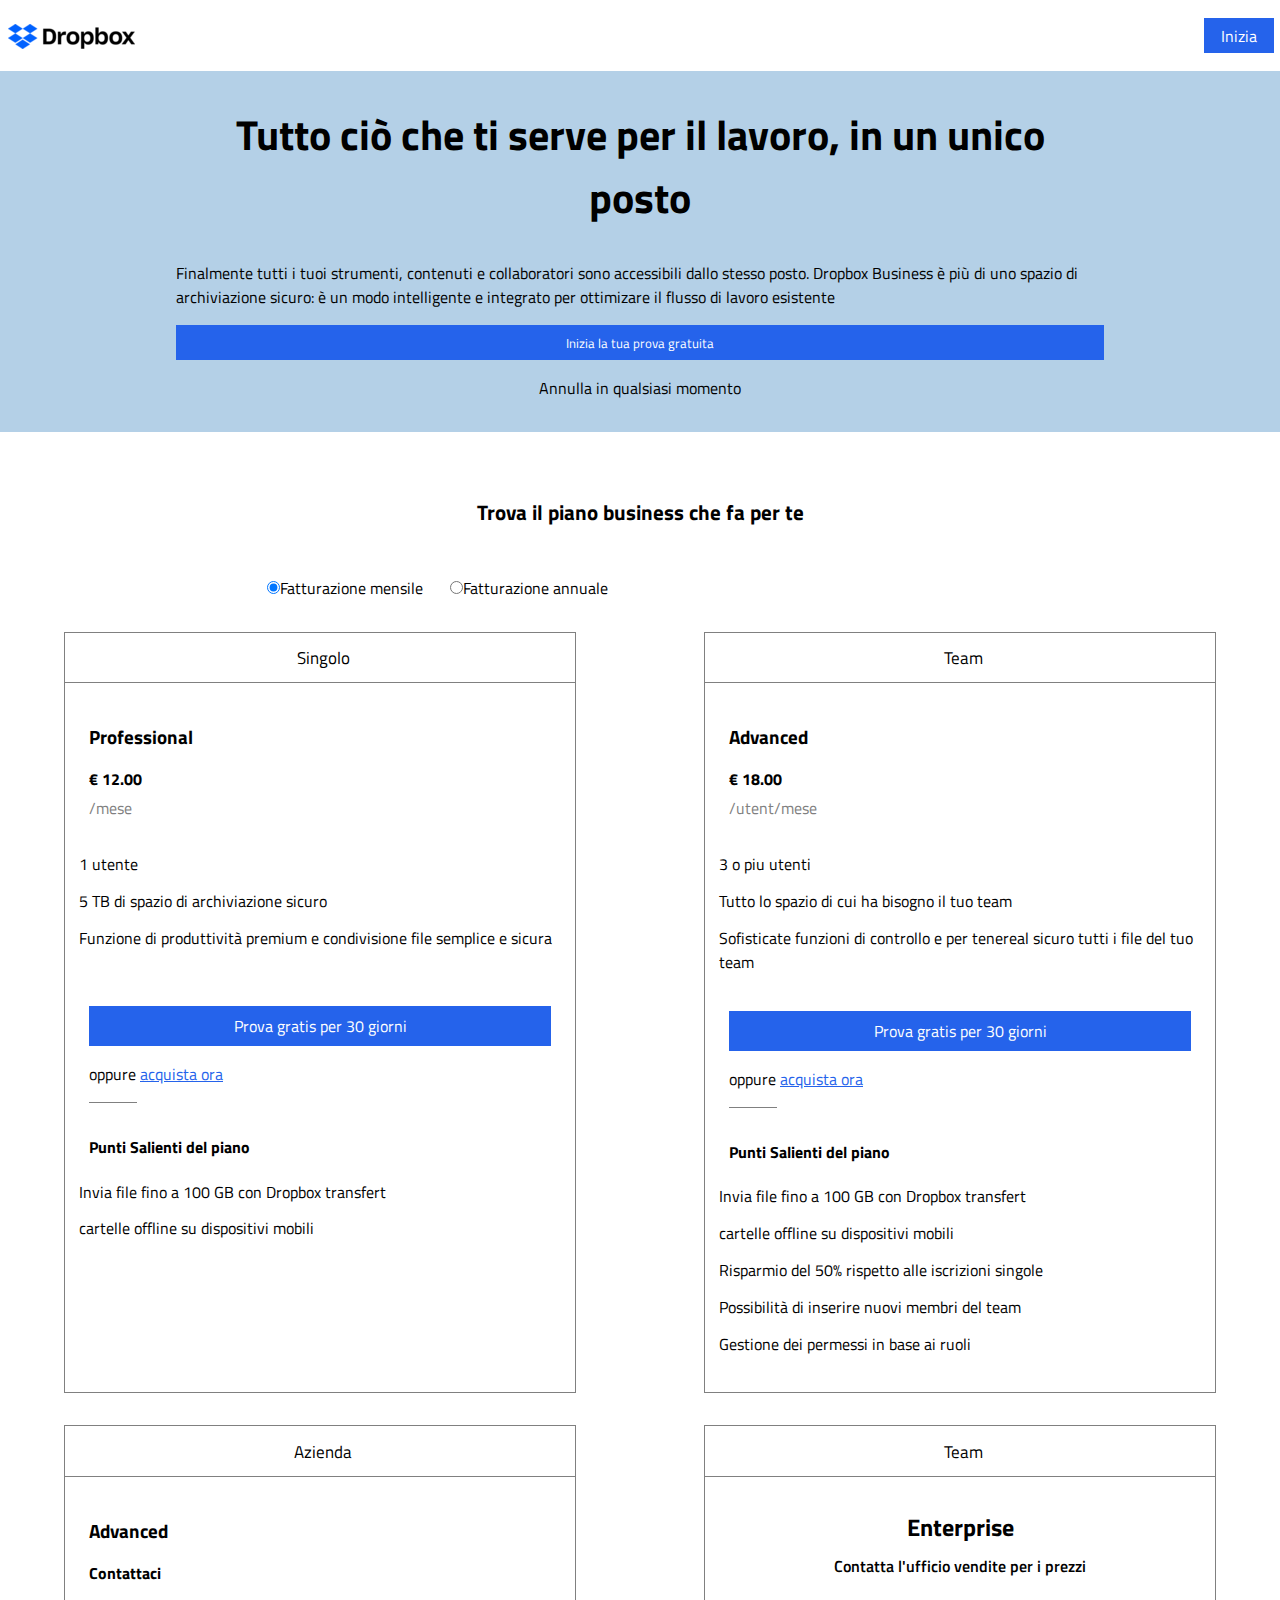
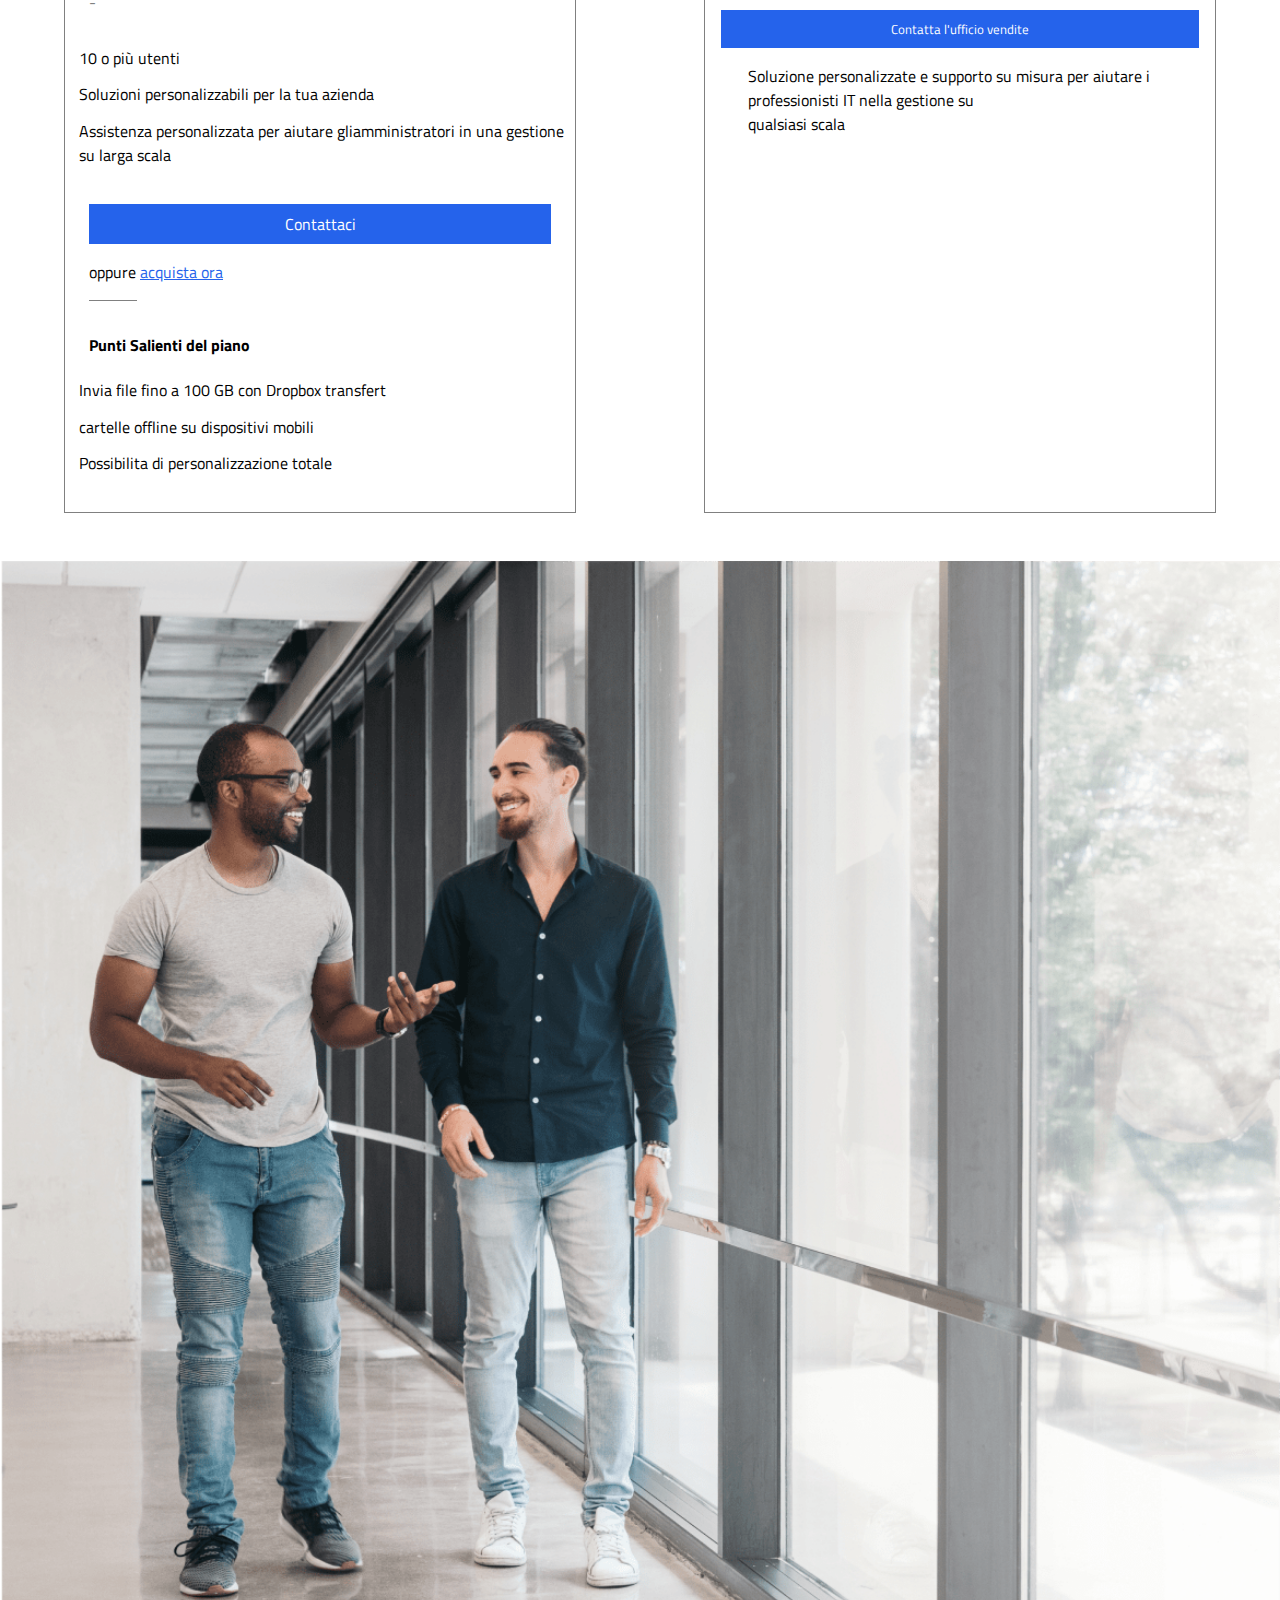
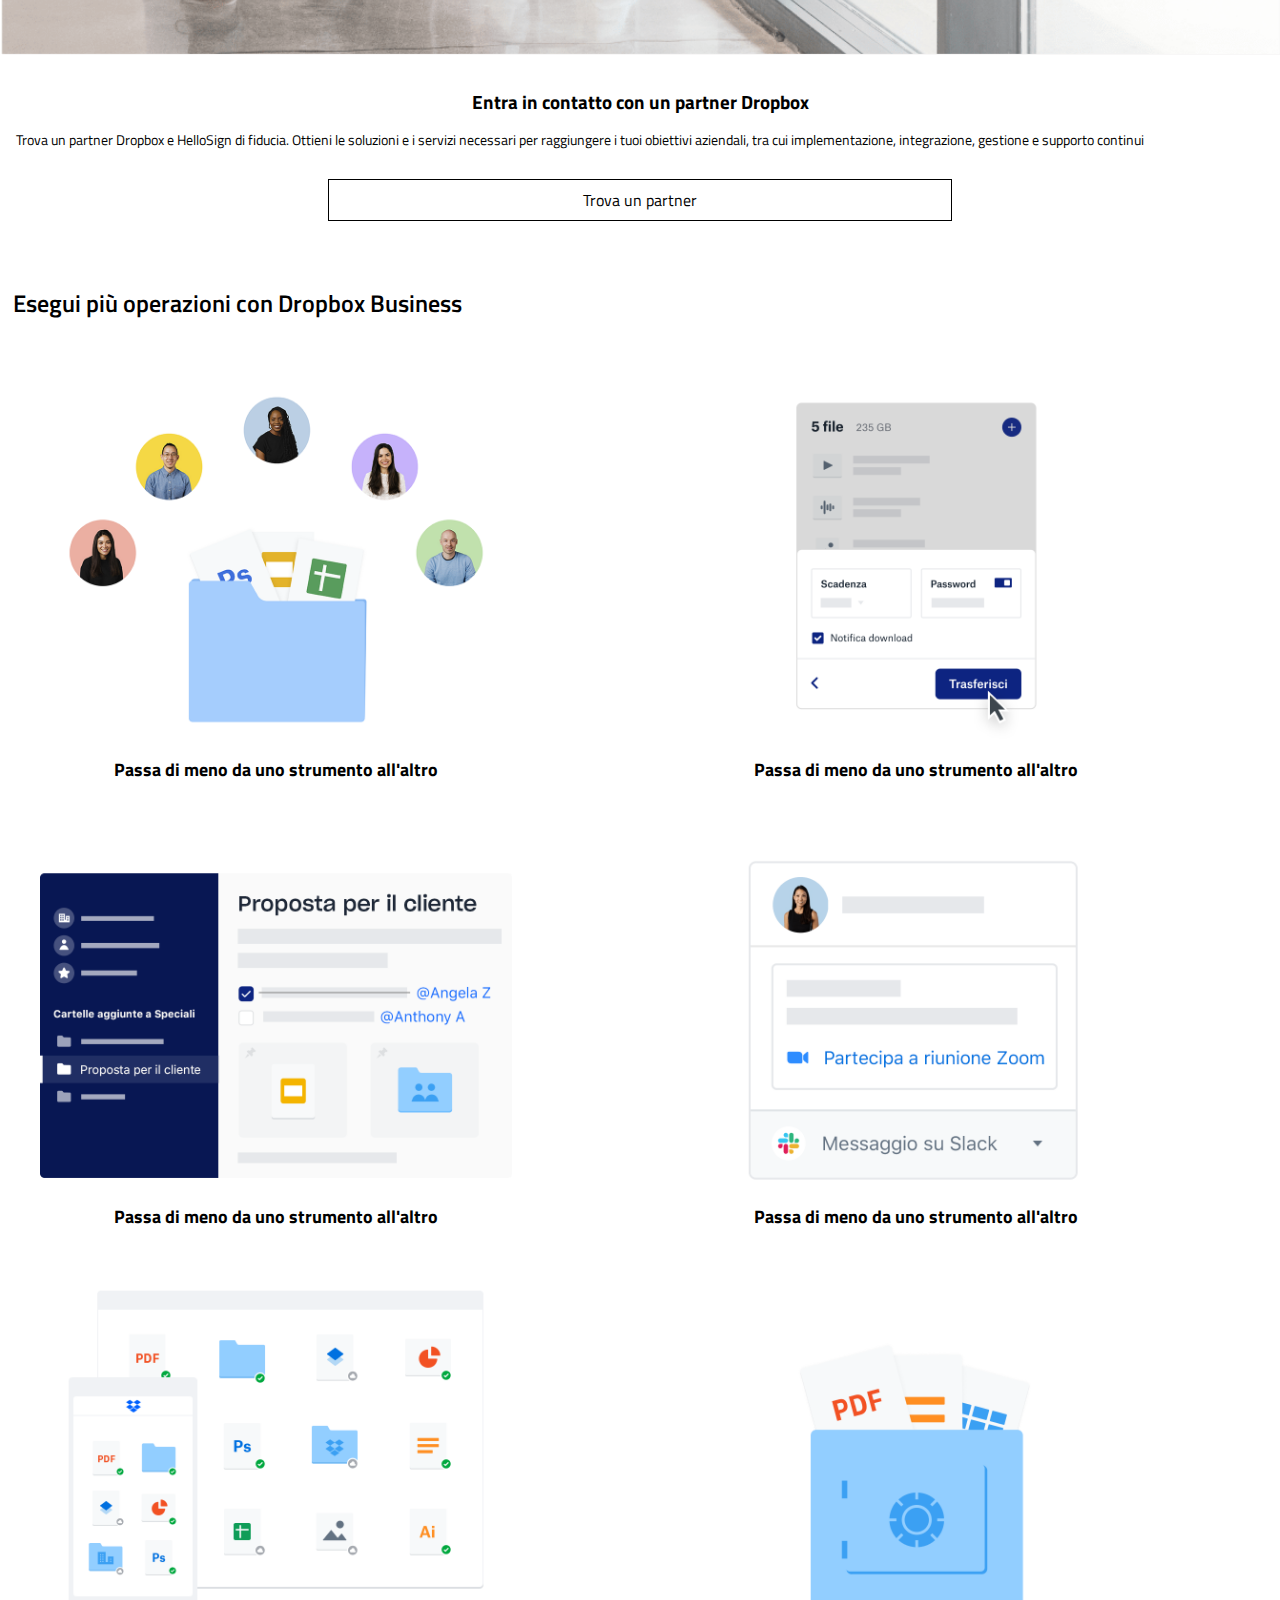
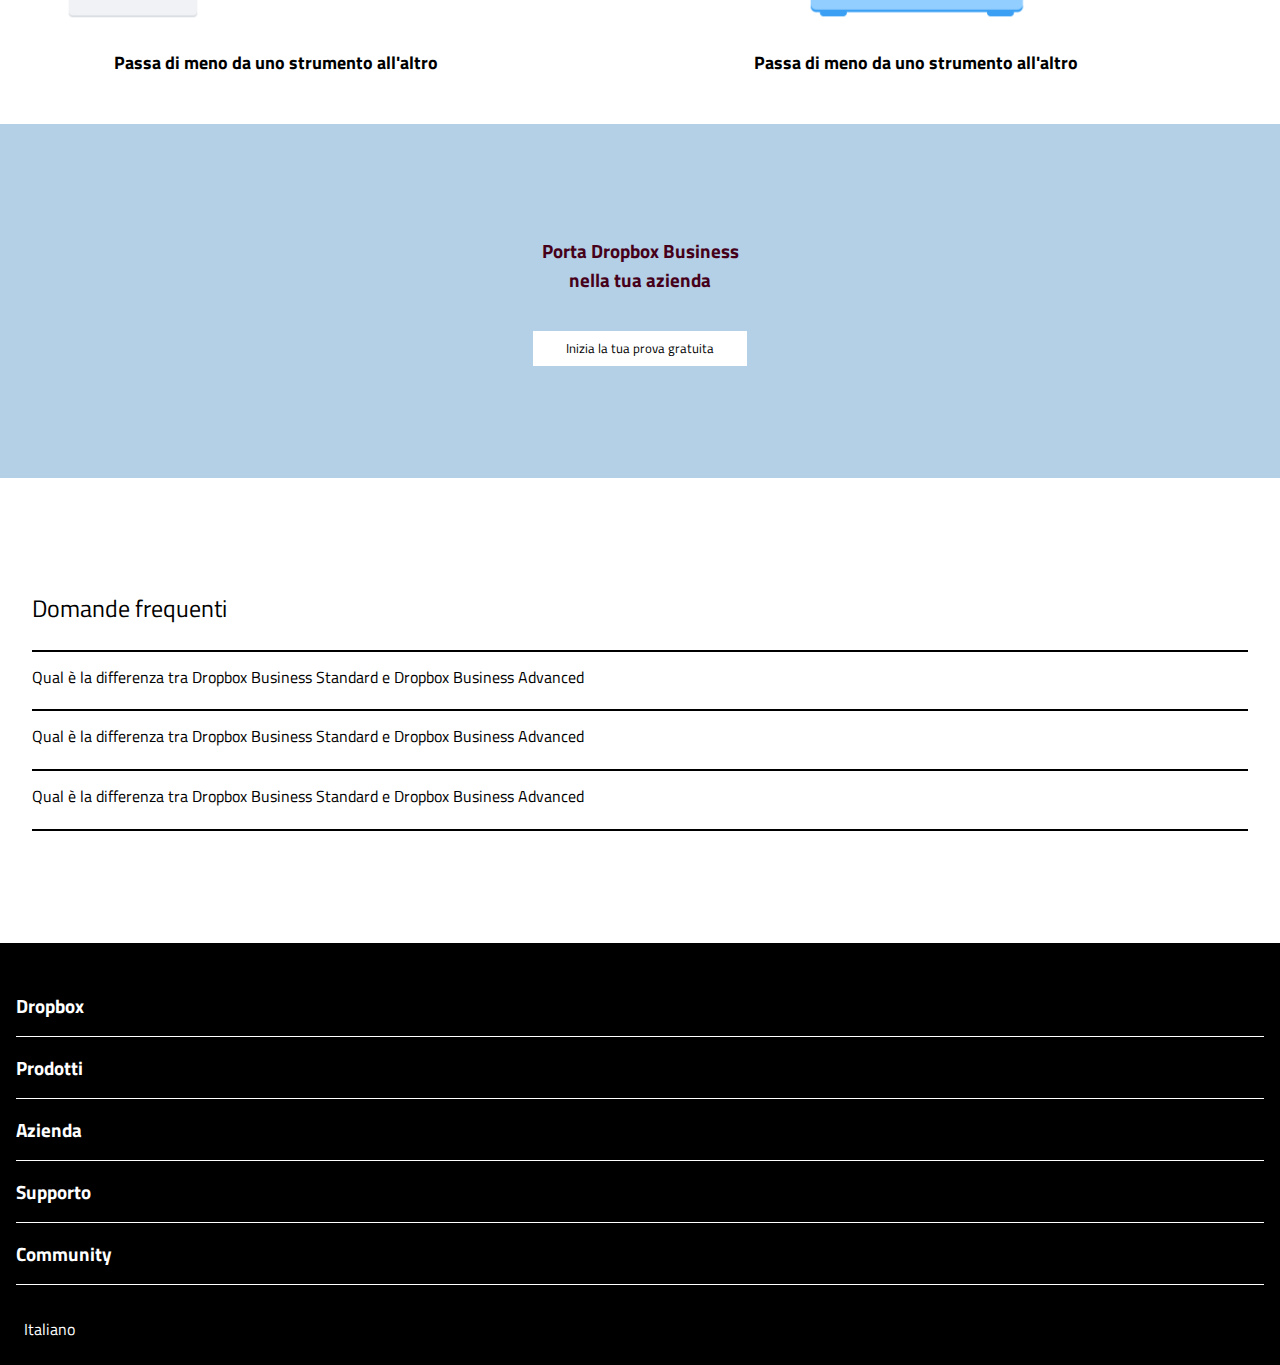
<file: index.html>
<!DOCTYPE html>
<html lang="en">

<head>
    <meta charset="UTF-8">
    <meta name="viewport" content="width=device-width, initial-scale=1.0">
    <title>Dropbox</title>
    <link rel="stylesheet" href="https://cdnjs.cloudflare.com/ajax/libs/font-awesome/6.6.0/css/all.min.css"
        integrity="sha512-Kc323vGBEqzTmouAECnVceyQqyqdsSiqLQISBL29aUW4U/M7pSPA/gEUZQqv1cwx4OnYxTxve5UMg5GT6L4JJg=="
        crossorigin="anonymous" referrerpolicy="no-referrer" />
    <link rel="preconnect" href="https://fonts.googleapis.com">
    <link rel="preconnect" href="https://fonts.gstatic.com" crossorigin>
    <link
        href="https://fonts.googleapis.com/css2?family=Titillium+Web:ital,wght@0,200;0,300;0,400;0,600;0,700;0,900;1,200;1,300;1,400;1,600;1,700&display=swap"
        rel="stylesheet">
    <link rel="stylesheet" href="./assets/css/style.css">
</head>

<body class="debuge">
    <!-- header -->
    <header id="app-header">
        <div class="row justify-between align-center">
            <div class="menu_left row align-center">
                <div class="img_menu_left">
                    <img src="assets/image/logo-small.png" alt="logo Dropbox">
                </div>
                <ul class="nav_left list d-flex">
                    <li><a href="#">Perchè Dropbox</a></li>
                    <li><a href="#">Funzioni</a></li>
                    <li><a href="#">Piani e Prezzi</a></li>
                </ul>
            </div>
            <div class="menu_rigth d-flex">
                <ul class="list d-flex">
                    <li><a href="#">Supporto</a></li>
                    <li><a href="#">Contatta l'uffucio vendite</a></li>
                    <li><a href="#">Accedi</a></li>
                </ul>

                <div><a href="#" class="bg_blue">Inizia</a></div>
            </div>
        </div>
    </header>
    <!-- main -->
    <main id="app-main">
        <!-- section jumbotron -->
        <section class="jumbotron">
            <div class="container">
                <div class="jumbotron_title">
                    <h1>Tutto ciò che ti serve per il lavoro, in un unico posto</h1>
                </div>
                <div class="row">
                    <div class="cal-4 content_left">
                        <p>Finalmente tutti i tuoi strumenti, contenuti e collaboratori sono accessibili dallo stesso
                            posto. Dropbox Business è più di uno spazio di archiviazione sicuro: è un modo intelligente
                            e integrato per ottimizare il flusso di lavoro esistente</p>
                        <button class="margin-auto"><a href="#">Inizia la tua prova gratuita</a></button>
                        <p class="text-center">Annulla in qualsiasi momento</p>
                        <a href="#plans"><i class="fa-solid fa-arrow-down"></i></a>
                    </div>
                    <div class="cal-8 content_rigth"><img src="assets/image/jumbo.png" alt=""></div>
                </div>
            </div>
        </section>
        <!-- section plans -->
        <section id="plans">
            <div class="container-small container-sm">
                <div class="container_center">
                    <h2>Trova il piano business che fa per te</h2>
                    <span class="span_mensile"><input type="radio" name="base" checked>Fatturazione mensile</span>
                    <span class="span_annuale"><input type="radio" name="base">Fatturazione annuale</span>
                </div>
                <div class="d-flex plans_card">
                    <!-- card plans singolo -->
                    <div class="col-4 plans_singolo card margin-auto">
                        <div class="subtitle">
                            <h5><i class="fa-solid fa-user"></i>Singolo</h5>
                        </div>
                        <div class="card_body">
                            <h3>Professional</h3>
                            <div class="price"><strong>&euro; 12.00</strong></div>
                            <div class="month">/mese</div>

                            <ul class="list">
                                <li class="row">
                                    <i class="fa-solid fa-user"></i>
                                    <div>1 utente</div>
                                </li>
                                <li class="row">
                                    <i class="fa-solid fa-folder"></i>
                                    <div>5 TB di spazio di archiviazione sicuro</div>
                                </li>
                                <li class="row">
                                    <i class="fa-solid fa-share-nodes test-2"></i>
                                    <div>Funzione di produttività premium e condivisione file semplice e sicura</div>
                                </li>
                            </ul>
                            <div class="cta text-center">
                                <a href="#" class="btn">Prova gratis per 30 giorni</a>
                            </div>
                            <p>oppure <a href="#">acquista ora</a></p>

                            <hr class="divisor">

                            <h4>Punti Salienti del piano</h4>
                            <ul class="list">
                                <li class="row">
                                    <i class="fa-solid fa-check" style="color:#005cff;"></i>
                                    <div>Invia file fino a 100 GB con Dropbox transfert</div>
                                </li>
                                <li class="row">
                                    <i class="fa-solid fa-check" style="color:#005cff;"></i>
                                    <div>cartelle offline su dispositivi mobili</div>
                                </li>
                            </ul>
                        </div>
                    </div>

                    <!-- card plans team -->
                    <div class="col-4 plans_team card">
                        <div class="subtitle">
                            <h5><i class="fa-solid fa-users"></i>Team</h5>
                        </div>
                        <div class="card_body">

                            <h3>Advanced</h3>
                            <div><strong>&euro; 18.00</strong></div>
                            <div class="month">/utent/mese</div>

                            <ul class="list">
                                <li class="row">
                                    <i class="fa-solid fa-users"></i>
                                    <div>3 o piu utenti</div>
                                </li>
                                <li class="row">
                                    <i class="fa-solid fa-folder"></i>
                                    <div>Tutto lo spazio di cui ha bisogno il tuo team</div>
                                </li>
                                <li class="row">
                                    <i class="fa-solid fa-share-nodes"></i>
                                    <div>Sofisticate funzioni di controllo e per tenereal sicuro tutti i file del tuo
                                        team</div>
                                </li>
                            </ul>

                            <div class="cta text-center">
                                <a href="#" class="btn">Prova gratis per 30 giorni</a>
                            </div>

                            <p>oppure <a href="#">acquista ora</a></p>

                            <hr class="divisor">

                            <h4>Punti Salienti del piano</h4>

                            <ul class="list">
                                <li class="row">
                                    <i class="fa-solid fa-check" style="color:#005cff;"></i>
                                    <div>Invia file fino a 100 GB con Dropbox transfert</div>
                                </li>
                                <li class="row">
                                    <i class="fa-solid fa-check" style="color:#005cff;"></i>
                                    <div>cartelle offline su dispositivi mobili</div>
                                </li>
                                <li class="row">
                                    <i class="fa-solid fa-check" style="color:#005cff;"></i>
                                    <div>Risparmio del 50% rispetto alle iscrizioni singole</div>
                                </li>
                                <li class="row">
                                    <i class="fa-solid fa-check" style="color:#005cff;"></i>
                                    <div>Possibilità di inserire nuovi membri del team</div>
                                </li>
                                <li class="row">
                                    <i class="fa-solid fa-check" style="color:#005cff;"></i>
                                    <div>Gestione dei permessi in base ai ruoli</div>
                                </li>
                            </ul>
                        </div>
                    </div>
                    <!-- card plans azienda -->
                    <div class="col-4 plans_azienda card">
                        <div class="subtitle">
                            <h5><i class="fa-solid fa-building"></i>Azienda</h5>
                        </div>
                        <div class="card_body">
                            <h3>Advanced</h3>
                            <div><strong>Contattaci</strong></div>
                            <div class="month">-</div>
                            <ul class="list">
                                <li class="row">
                                    <i class="fa-solid fa-users"></i>
                                    <div>10 o più utenti</div>
                                </li>
                                <li class="row">
                                    <i class="fa-solid fa-folder"></i>
                                    <div>Soluzioni personalizzabili per la tua azienda</div>
                                </li>
                                <li class="row">
                                    <i class="fa-solid fa-share-nodes"></i>
                                    <div>Assistenza personalizzata per aiutare gliamministratori in una gestione su
                                        larga scala</div>
                                </li>
                            </ul>

                            <div class="cta text-center">
                                <a href="#" class="btn">Contattaci</a>
                            </div>
                            <p>oppure <a href="#">acquista ora</a></p>

                            <hr class="divisor">

                            <h4>Punti Salienti del piano</h4>

                            <ul class="list">
                                <li class="row">
                                    <i class="fa-solid fa-check" style="color:#005cff;"></i>
                                    <div>Invia file fino a 100 GB con Dropbox transfert</div>
                                </li>
                                <li class="row">
                                    <i class="fa-solid fa-check" style="color:#005cff;"></i>
                                    <div>cartelle offline su dispositivi mobili</div>
                                </li>
                                <li class="row">
                                    <i class="fa-solid fa-check" style="color:#005cff;"></i>
                                    <div>Possibilita di personalizzazione totale</div>
                                </li>
                            </ul>
                        </div>
                    </div>
                    <div class="enterprise card">
                        <div class="subtitle">
                            <h5><i class="fa-solid fa-building"></i>Team</h5>
                        </div>
                        <div class="enterprise_contact">
                            <div class="row justify-between flex_column">
                                <div>
                                    <h4>Enterprise</h4>
                                    <p>Contatta l'ufficio vendite per i prezzi</p>
                                </div>
                                <div>
                                    <button class="text-center"><a href="#">Contatta l'ufficio vendite</a></button>
                                </div>
                            </div>
                            <span>Soluzione personalizzate e supporto su misura per aiutare i professionisti IT nella
                                gestione su <br>qualsiasi scala</span>
                        </div>
                    </div>
                </div>

            </div>
        </section>
        <!-- section partners -->
        <section id="partners">
            <div class="container-small container-sm">
                <div class="d-flex partners_content">
                    <div class="col-8 content_left"><img src="assets/image/partner.png" alt=""></div>
                    <div class="col-4 content_rigth">
                        <h3>Entra in contatto con un partner Dropbox</h3>
                        <p>
                            Trova un partner Dropbox e HelloSign di fiducia. Ottieni le soluzioni e i servizi necessari
                            per raggiungere i tuoi obiettivi aziendali, tra cui implementazione, integrazione, gestione
                            e supporto continui
                        </p>
                        <span><a href="#">Trova un partner</a></span>
                    </div>
                </div>
            </div>
        </section>
        <!-- section operations -->
        <section id="operations">
            <div class="container-small container-sm">
                <h2>Esegui più operazioni con Dropbox Business</h2>
                <div class="row operations_card">
                    <div class="col-4 col-12-sm">
                        <img src="assets/image/business-feature-switching-tools.png" alt="">
                        <h4>Passa di meno da uno strumento all'altro</h4>
                        <p>Porta a termine le attività quotidiane con un solo strumento. Crea, modifica e condividi
                            contenuti cloud da Documenti, Fogli e Presentazioni di Google, file Microssoft Office e
                            Dropbox Paper direttamente da Dropbox.</p>
                    </div>
                    <div class="col-4 col-12-sm">
                        <img src="assets/image/business-feature-send-files-it.png" alt="">
                        <h4>Passa di meno da uno strumento all'altro</h4>
                        <p>Porta a termine le attività quotidiane con un solo strumento. Crea, modifica e condividi
                            contenuti cloud da Documenti, Fogli e Presentazioni di Google, file Microssoft Office e
                            Dropbox Paper direttamente da Dropbox.</p>
                    </div>
                    <div class="col-4 col-12-sm">
                        <img src="assets/image/business-feature-coordinate-it.png" alt="">
                        <h4>Passa di meno da uno strumento all'altro</h4>
                        <p>Porta a termine le attività quotidiane con un solo strumento. Crea, modifica e condividi
                            contenuti cloud da Documenti, Fogli e Presentazioni di Google, file Microssoft Office e
                            Dropbox Paper direttamente da Dropbox.</p>
                    </div>
                    <div class="col-4 col-12-sm">
                        <img src="assets/image/business-feature-integrations-it.png" alt="">
                        <h4>Passa di meno da uno strumento all'altro</h4>
                        <p>Porta a termine le attività quotidiane con un solo strumento. Crea, modifica e condividi
                            contenuti cloud da Documenti, Fogli e Presentazioni di Google, file Microssoft Office e
                            Dropbox Paper direttamente da Dropbox.</p>
                    </div>
                    <div class="col-4 col-12-sm">
                        <img src="assets/image/business-feature-multi-device.png" alt="">
                        <h4>Passa di meno da uno strumento all'altro</h4>
                        <p>Porta a termine le attività quotidiane con un solo strumento. Crea, modifica e condividi
                            contenuti cloud da Documenti, Fogli e Presentazioni di Google, file Microssoft Office e
                            Dropbox Paper direttamente da Dropbox.</p>
                    </div>
                    <div class="col-4 col-12-sm">
                        <img src="assets/image/business-feature-security.png" alt="">
                        <h4>Passa di meno da uno strumento all'altro</h4>
                        <p>Porta a termine le attività quotidiane con un solo strumento. Crea, modifica e condividi
                            contenuti cloud da Documenti, Fogli e Presentazioni di Google, file Microssoft Office e
                            Dropbox Paper direttamente da Dropbox.</p>
                    </div>
                </div>
            </div>
        </section>
        <!-- section teams -->
        <section id="teams">
            <div class="container-small team">
                <h2>Più di 500.000 team utilizzano<br> Dropbox Business</h2>
                <a href="#">Scopri di più sui nostri clienti</a>
            </div>
            <div class="col-12">
                <div class="row logos">
                    <div class="logo_left col-9 row">
                        <div class="logo_left_1 logo"><img src="assets/image/designit.svg" alt=""></div>
                        <div class="logo_left_2 logo"><img src="assets/image/arizona_state_university.svg" alt="">
                        </div>
                        <div class="logo_left_3 logo"><img src="assets/image/university_of_florida.svg" alt="">
                        </div>
                        <div class="logo_left_4 logo"><img src="assets/image/topps.svg" alt=""> </div>
                    </div>
                    <div class="logo_center col-9">
                        <img src="assets/image/designit.svg" alt="">
                        <hr class="bg_row">
                        <figure>
                            <blockquote>
                                <p>"I membri del nostro team lavorono constantemente in Paesi, fusi orari e uffici
                                    diversi. Ora molte soluzioni sono compatibili con queste esigenze, ma nessuna è
                                    facile quanto Dropbox e Dropbox Paper. Ora molte soluzioni sono compatibili con
                                    queste esigenze, ma nessuna è facile quanto Dropbox Paper".</p>
                            </blockquote>
                            <figcaption>
                                <span class="author">Morten Thomsen,</span>
                                <cite>Global IT Lead</cite>
                            </figcaption>
                        </figure>
                    </div>
                    <div class="logo_rigth col-9 row">
                        <div class="logo_rigth_1 logo"><img src="assets/image/world_bicycle_relief.svg" alt=""></div>
                        <div class="logo_rigth_2 logo"><img src="assets/image/hearst_corp.svg" alt=""></div>
                        <div class="logo_rigth_3 logo"><img src="assets/image/lonely_planet.svg" alt=""></div>
                        <div class="logo_rigth_4 logo"><img src="assets/image/clear_channel.svg" alt=""></div>
                    </div>
                </div>
            </div>
        </section>
        <!-- section call to action -->
        <section id="call_to_action">
            <div class="container-small">
                <div class="row content">
                    <div>
                        <h2>Porta Dropbox Business <br>nella tua azienda</h2>
                    </div>
                    <div>
                        <button><a href="#">Inizia la tua prova gratuita</a></button>
                    </div>
                </div>
            </div>
        </section>
        <!-- section fAQ -->
        <section id="faq">
            <div class="container-small container-sm">
                <div class="questions">
                    <h2>Domande frequenti</h2>
                    <div class="question">
                        <p>Qual è la differenza tra Dropbox Business Standard e Dropbox Business Advanced<i
                                class="fa-solid fa-sort-down"></i></p>
                        <p class="hidden">Lorem ipsum dolor sit amet consectetur adipisicing elit. Pariatur vero soluta
                            rerum quidem placeat quam reprehenderit similique consectetur eum, aspernatur beatae.
                            Doloremque, velit voluptate. Dolores quaerat aperiam omnis consequatur voluptates?</p>
                    </div>
                    <div class="question">
                        <p>Qual è la differenza tra Dropbox Business Standard e Dropbox Business Advanced<i
                                class="fa-solid fa-sort-down"></i></p>
                        <p class="hidden">Lorem ipsum dolor sit amet consectetur adipisicing elit. Pariatur vero soluta
                            rerum quidem placeat quam reprehenderit similique consectetur eum, aspernatur beatae.
                            Doloremque, velit voluptate. Dolores quaerat aperiam omnis consequatur voluptates?</p>
                    </div>
                    <div class="question">
                        <p>Qual è la differenza tra Dropbox Business Standard e Dropbox Business Advanced<i
                                class="fa-solid fa-sort-down"></i></p>
                        <p class="hidden">Lorem ipsum dolor sit amet consectetur adipisicing elit. Pariatur vero soluta
                            rerum quidem placeat quam reprehenderit similique consectetur eum, aspernatur beatae.
                            Doloremque, velit voluptate. Dolores quaerat aperiam omnis consequatur voluptates?</p>
                    </div>
                </div>
            </div>
        </section>
    </main>
    <!-- footer -->
    <footer id="app-footer">
        <section class="container container-sm">
            <div class="row footer_info">
                <div class="col">
                    <h5>
                        Dropbox
                        <span><i class="fa-solid fa-chevron-down"></i></span>
                    </h5>
                    <nav>
                        <a href="#">Applicazione desktop</a>
                        <a href="#">Perchè Dropbox</a>
                        <a href="#">Piani</a>
                        <a href="#">Sicurezza</a>
                        <a href="#">Funzioni</a>
                    </nav>
                </div>
                <div class="col">
                    <h5>
                        Prodotti
                        <span><i class="fa-solid fa-chevron-down"></i></span>
                    </h5>
                    <nav>
                        <a href="#">Applicazione desktop</a>
                        <a href="#">Perchè Dropbox</a>
                        <a href="#">Piani</a>
                        <a href="#">Sicurezza</a>
                        <a href="#">Funzioni</a>
                    </nav>
                </div>
                <div class="col">
                    <h5>
                        Azienda
                        <span><i class="fa-solid fa-chevron-down"></i></span>
                    </h5>
                    <nav>
                        <a href="#">Applicazione desktop</a>
                        <a href="#">Perchè Dropbox</a>
                        <a href="#">Piani</a>
                        <a href="#">Sicurezza</a>
                        <a href="#">Funzioni</a>
                    </nav>
                </div>
                <div class="col">
                    <h5>
                        Supporto
                        <span><i class="fa-solid fa-chevron-down"></i></span>
                    </h5>
                    <nav>
                        <a href="#">Applicazione desktop</a>
                        <a href="#">Perchè Dropbox</a>
                        <a href="#">Piani</a>
                        <a href="#">Sicurezza</a>
                        <a href="#">Funzioni</a>
                    </nav>
                </div>
                <div class="col">
                    <h5>
                        Community
                        <span><i class="fa-solid fa-chevron-down"></i></span>
                    </h5>
                    <nav>
                        <a href="#">Applicazione desktop</a>
                        <a href="#">Perchè Dropbox</a>
                        <a href="#">Piani</a>
                        <a href="#">Sicurezza</a>
                        <a href="#">Funzioni</a>
                    </nav>
                </div>
            </div>
            <span>
                <i class="fa-solid fa-earth-europe left"></i>
                Italiano
                <i class="fa-solid fa-sort-up rigth"></i>
            </span>
            </div>
        </section>
    </footer>
</body>

</html>
</file>
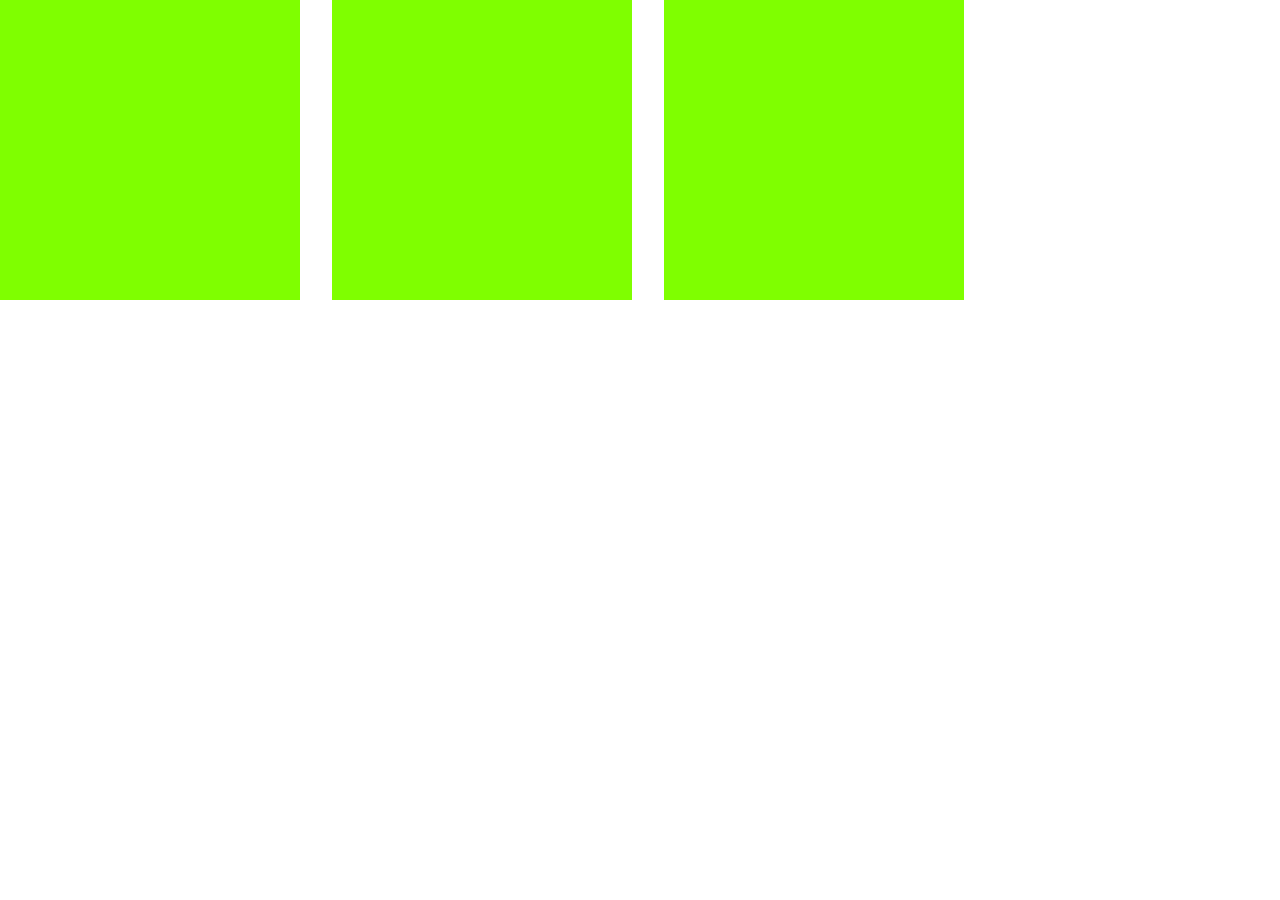
<file: bonus/responsive.html>
<!DOCTYPE html>
<html lang="en">
<head>
    <meta charset="UTF-8">
    <meta name="viewport" content="width=device-width, initial-scale=1.0">
    <title>media query</title>
    <link rel="stylesheet" href="./css/responsive.css">
</head>
<body>
    <section class="d-flex">
        <div class="box"></div>
        <div class="box"></div>
        <div class="box"></div>
    </section>
</body>
</html>
</file>
<file: assets/css/style.css>
* {
    margin: 0;
    padding: 0;
    border: 0;
    box-sizing: border-box;
    font-family: "Titillium Web", sans-serif;
}

:root {
    --drop-blue-link: #005cff;
    --drop-blue: rgb(37 99 235);
    --drop-blue-500: rgb(59 130 246);
    --drop-blue-300: #b4d0e7;
    --drop-black: #000;
    --drop-white: #fff;
    --drop-gray: gray;
    --drop-viola: #46001a;
    --drop-designit: #a2d39b;
    --drop-university: #0093CE;
    --drop-asu: #61082B;
    --drop-topps: #FF1C1C;
    --drop-bg-center: #F5F5F5;
}

/* utilities */
.row {
    display: flex;
    margin: 0 -1rem;
}

.d-flex {
    display: flex;
}

.col {
    width: calc(100% / 5);
}

.col-12 {
    width: 100%;
}

.col-8 {
    width: calc((100% / 12) * 8);
}

.col-9 {
    width: calc((100% / 12) * 9);
}

.col-4 {
    width: calc((100% / 12) * 4);
}

.justify-between {
    justify-content: space-between;
}

.align-center {
    align-items: center;
}

.container {
    width: 70%;
}

.container-small {
    width: 60%;
}

.container,
.container-small {
    margin: 0 auto;
}

.list {
    text-decoration: none;
    list-style: none;
}


/* region header */
#app-header {
    padding: 1.7rem 3rem;
    background-color: var(--drop-white);

    .menu_left {
        gap: 1.6rem;

        a {
            padding-right: 1.6rem;
        }

        img {
            vertical-align: middle;
        }
    }

    .menu_rigth {
        a {
            padding-left: 1.6rem;
        }

        .bg_blue {
            background-color: var(--drop-blue);
            border: 1px solid transparent;
            padding: .3rem 1rem;
            margin-left: .5rem;
            color: var(--drop-white);
        }
    }

    a {
        text-decoration: none;
        color: var(--drop-black);
    }

    .bg_blue:hover {
        background-color: var(--drop-blue-500);
        transition: .7s;
    }

    a:hover {
        border-bottom: 1px solid black;
        padding-bottom: 1.6rem;
        box-shadow: 0 4px 2px -2px gray;
    }
}

/* region main */
#app-main {
    .jumbotron {
        background-color: var(--drop-blue-300);
        margin-bottom: 3rem;
        height: 710px;

        .jumbotron_title {
            text-align: start;
            padding: 2rem 0 1rem 0;
            font-weight: 800;
            font-size: 4.5rem;
        }

        .content_left {
            button {
                margin: 1rem 0;
                background-color: var(--drop-blue);
                padding: .4rem .6rem;
                border: 1px solid transparent;

                a:first-child {
                    text-decoration: none;
                    color: var(--drop-white);
                }
            }

            button:hover {
                background-color: var(--drop-blue-500);
                transition: .7s;
            }

            i {
                color: var(--drop-black);
                font-size: 3rem;
                padding-top: 3rem;
            }

            p {
                padding: 1rem 0;
            }
        }

        .content_rigth {
            img {
                width: 100%;
                padding-top: 1rem;
            }
        }
    }

    #plans {
        padding-top: 6rem;
        padding-bottom: 7rem;

        h2 {
            padding: 3rem 0;
            font-size: 2rem;
        }

        span {
            padding-right: 1.8rem;
        }

        .plans_card {
            padding-top: 3rem;
            gap: 2rem;
        }

        .card {
            border: 1px solid gray;

            .subtitle {
                font-size: 1.3rem;
                border-bottom: 1px solid grey;

                h5 {
                    text-align: center;
                    padding: .7rem;
                    font-weight: 400;

                    i {
                        padding-right: .4rem;
                    }
                }
            }

            .card_body {
                padding: 1.5rem;


                h3 {
                    padding: 1rem 0;
                }

                .month {
                    display: block;
                    padding: .3rem 0 2rem 0;
                    color: var(--drop-gray);
                }

                p {
                    padding-bottom: 1rem;
                }

                .list {
                    li {
                        padding-bottom: .8rem;

                        i {
                            padding-top: .3rem;
                            padding-right: .4rem;
                        }
                    }
                }

                .cta {
                    margin: 1.5rem 0 1rem 0;
                    padding: .5rem;
                    width: 100%;
                    background-color: var(--drop-blue);

                    .btn {
                        text-decoration: none;
                        color: var(--drop-white);
                    }
                }

                .cta:hover {
                    background-color: var(--drop-blue-500);
                    transition: .7s;
                }

                a {
                    color: var(--drop-blue);
                }

                .divisor {
                    height: 1px;
                    background-color: var(--drop-gray);
                    width: 3rem;
                }

                h4 {
                    padding: 2rem 0 1.3rem 0;
                }

                .plan_points {
                    padding-bottom: 4rem;

                    i {
                        color: var(--drop-blue-link);
                        font-weight: 800;
                    }
                }
            }
        }

        .enterprise {
            width: 100%;
            margin-top: 3rem;

            .enterprise_contact {
                padding: 2rem;

                span {
                    display: inline-block;
                    padding-top: 3rem;
                }

                h4 {
                    font-weight: 700;
                    font-size: 1.5rem;
                }

                p {
                    font-weight: 600;
                    padding-top: .6rem;
                }

                button {
                    border: 1px solid transparent;
                    background-color: var(--drop-blue);
                    padding: .5rem 2rem;
                    margin-top: .5rem;

                    a {
                        text-decoration: none;
                        color: var(--drop-white);
                    }
                }

                button:hover {
                    background-color: var(--drop-blue-500);
                }
            }
        }
    }

    #partners {
        .partners_content {
            gap: 3rem;

            .content_left {
                img {
                    width: 100%;
                }
            }

            .content_rigth {
                padding-top: 5rem;

                h3 {
                    font-size: 1.8rem;
                    font-weight: 700;
                }

                p {
                    padding: .8rem 0;
                }

                span {
                    display: inline-block;
                    border: 1px solid var(--drop-black);
                    padding: .5rem;
                    margin-top: .8rem;
                    /* width: 40%; */
                    text-align: center;

                    a {
                        text-decoration: none;
                        color: var(--drop-black);
                    }
                }

                span:hover {
                    background-color: var(--drop-black);
                    color: white;
                    transition: .8s;
                }

                a:hover {
                    color: var(--drop-white);
                }
            }
        }
    }

    #operations {
        padding: 6rem 0;

        h2 {
            padding-bottom: 1rem;
            text-align: left;
        }

        .operations_card {
            flex-wrap: wrap;
            padding-top: 1rem;

            img {
                width: 100%;
            }

            h4 {
                font-weight: 700;
                font-size: 1.4rem;
            }

            .col-4 {
                /*  padding: 1rem; */
                padding-right: 2rem;
            }
        }
    }

    #teams {
        padding-top: 3rem;

        .team {
            h2 {
                font-size: 2rem;
                padding-bottom: 2rem;
            }

            a {
                color: var(--drop-blue-link);
            }
        }

        .logos {
            padding-top: 8rem;
            padding-left: 2rem;
            width: 100%;

            .logo_left {
                flex-wrap: wrap;

                .logo_left_1 {
                    border: 20px solid #d4ead0;
                    background-color: var(--drop-designit);
                    text-align: center;
                }

                .logo_left_2 {
                    background-color: var(--drop-asu);
                }

                .logo_left_3 {
                    background-color: var(--drop-university);
                }

                .logo_left_4 {
                    background-color: var(--drop-topps);
                }

            }

            .logo_center {
                background-color: var(--drop-bg-center);
                padding: 3rem 0;

                p,
                figcaption {
                    padding: 1.5rem 0;
                    width: 600px;
                    margin: 0 auto;
                    text-align: left;
                }

                img {
                    padding: 0 1.7rem;
                }

                .bg_row {
                    height: 1px;
                    background-color: #b4d0e7;
                    width: 10%;
                    margin-left: 1.7rem;
                }
            }

            .logo_rigth {
                flex-wrap: wrap;

                .logo_rigth_1 {
                    background-color: red;
                }

                .logo_rigth_2 {
                    background-color: var(--drop-blue-300);

                    img {
                        padding: 6rem 0;
                    }
                }

                .logo_rigth_3 {
                    background-color: #0d2481;
                }

                .logo_rigth_4 {
                    background-color: yellow;
                }
            }

            .logo {
                width: 320px;
                text-align: center;

                img {
                    width: 60%;
                    vertical-align: middle;
                    padding: 3rem 0;
                }
            }
        }
    }

    #call_to_action {
        background-color: var(--drop-blue-300);
        margin-bottom: 2rem;

        .content {
            padding: 7rem 0;
            margin: auto;
            justify-content: space-between;

            h2 {
                color: var(--drop-viola);
            }

            button {
                background-color: var(--drop-white);
                border: 1px solid transparent;
                padding: .4rem 2rem;
                align-items: center;

                a {
                    color: var(--drop-black);
                    text-decoration: none;
                }
            }
        }
    }

    #faq {
        .questions {
            h2 {
                padding-top: 3rem;
                border-bottom: 2px solid;
                padding-bottom: 1.5rem;
            }

            .question {
                border-bottom: 2px solid;
                padding-bottom: 1.3rem;
                padding-top: .8rem;
                position: relative;

                p {
                    i {
                        position: absolute;
                        right: 1px;
                    }
                }

                .hidden {
                    display: none;
                }
            }

            .question:hover .hidden {
                display: block;
            }
        }
    }
}

#app-footer {
    background-color: var(--drop-black);
    margin-top: 5rem;
    padding-bottom: 1.5rem;

    .footer_info {
        padding: 4rem 0;

        h5 {
            font-size: 1.2rem;
            color: var(--drop-white);
            padding-bottom: 1rem;

            span {
                display: none;
            }
        }

        nav {
            display: flex;
            flex-direction: column;

            a {
                text-decoration: none;
                color: var(--drop-white);
                padding-bottom: .4rem;
            }
        }
    }

    span {
        color: var(--drop-white);
        border-top: 1px solid var(--drop-white);
        padding-top: 1.5rem;
        position: relative;

        .left {
            padding-right: .5rem;
        }

        .rigth {
            padding-left: .2rem;
            position: absolute;
            bottom: 0;
        }
    }

}

/* Media Query */

@media screen and (min-width: 344px) {
    .text-center {
        text-align: center;
    }

    .container-sm {
        width: 100%;
    }

    #app-header {
        padding: 1.4rem;

        .list {
            display: none;
        }

        .menu_left {
            padding-left: 1.1rem;
        }

        .menu_rigth {
            .bg_blue {
                padding-right: 1rem;
                margin-left: 0;
            }
        }
    }

    #app-main {
        .jumbotron {
            margin-bottom: 0;
            height: auto;
            padding-bottom: 1rem;

            .jumbotron_title {
                text-align: center;
                font-size: 1.3rem;
            }

            .content_left {
                button {
                    width: 100%;
                    margin: 0 auto;
                }

                i {
                    display: none;
                }
            }

            .content_rigth {
                display: none;
            }
        }

        #plans {
            padding: 1rem 0;

            .container-sm {

                h2 {
                    padding: 3rem 0;
                    font-size: 1.3rem;
                    text-align: center;
                }

                span {
                    padding: .7rem;
                }

                .plans_card {
                    flex-direction: column;

                    .card {
                        width: 70%;
                        margin: 0 auto;
                    }
                }

                .enterprise {
                    width: 70%;
                    margin: 1rem auto;

                    .enterprise_contact {
                        .flex_column {
                            flex-direction: column;
                            gap: 1rem;
                        }

                        h4,
                        p {
                            text-align: center;
                        }

                        button {
                            width: 100%;
                            margin: 1rem 0 0 0;
                        }

                        span {
                            padding-top: 1rem;
                        }
                    }
                }
            }


        }

        #partners {
            .partners_content {
                flex-direction: column;
                gap: 1rem;

                .content_left {
                    width: 100%;

                    img {
                        display: block;
                        width: 100%;
                        margin: 0 auto;
                    }
                }

                .content_rigth {
                    width: 100%;
                    padding: 1rem;

                    h3 {
                        font-size: 1.2rem;
                    }

                    p {
                        font-size: .87rem;
                    }

                    span {
                        display: block;
                        width: 100%;
                        margin: 1rem auto;
                    }
                }
            }
        }

        #operations {
            padding: 2rem 0;

            h2 {
                padding-left: .8rem;
                font-weight: 600;
            }

            .operations_card {
                flex-direction: column;
                width: 100%;

                .col-12-sm {
                    width: 50%;
                    margin: 1rem auto;
                    padding-right: 0;
                }

                img {
                    width: 100%;
                }

                h4 {
                    font-size: 1.1rem;
                    text-align: center;
                }

                p {
                    display: none;
                }
            }
        }

        #teams {
            display: none;
        }

        #call_to_action {
            .content {
                flex-direction: column;
                gap: 1.3rem;

                h2 {
                    font-size: 1.2rem;
                }
            }
        }

        #faq {
            .questions {
                padding: 2rem;

                h2 {
                    font-weight: 500;
                }

                .question {
                    i {
                        top: 25px;
                    }
                }
            }
        }
    }

    #app-footer {
        .footer_info {
            flex-direction: column;
            padding: 2rem;


            .col {

                position: relative;
                width: 100%;

                h5 {
                    border-bottom: 1px solid;
                    padding: 1rem 0;

                    span {
                        display: block;
                        position: absolute;
                        right: 0;
                        bottom: 15px;
                    }
                }

                nav {
                    display: none;
                }
            }

        }

        span {
            border: none;
            padding: 0 1rem;
        }
    }

}

@media screen and (min-width: 455px) and (max-width: 630px) {
    #plans {
        .container_center {
            position: relative;
            padding-bottom: 1.4rem;

            .span_mensile {
                position: absolute;
                right: 30px;
                top: 117px;
            }

            .span_annuale {
                position: absolute;
                left: 20px;
                top: 117px;
                margin-right: 1rem;
            }
        }
    }
}

@media screen and (min-width: 631px) {
    #app-main {
        #plans {
            .container_center {
                width: 60%;
                margin: auto;
            }
        }

        #operations {
            .operations_card {
                padding-top: 1rem;
                flex-direction: row;
                flex-wrap: wrap;
                margin: auto;

                img,
                h4 {
                    width: 80%;
                    padding-left: 2.5rem;
                    text-align: center;
                }

                h4 {
                    font-size: 1.1rem;
                }
            }
        }

        #call_to_action {
            .content {
                text-align: center;

                h2 {
                    padding-bottom: 1rem;
                }
            }
        }

    }

}

@media screen and (min-width: 768px) {
    #app-main {
        #plans {
            .container-sm {
                .plans_card {
                    flex-direction: row;
                    flex-wrap: wrap;
                    gap: 0;
                    padding: 1rem 0;
                    .card{
                        width: 40%;
                        margin: 1rem auto;
                    }
                    .plans_singolo{
                      ul{
                        padding-bottom: 1.2rem;
                        li{
                            padding-bottom: .8rem;
                        }
                      }
                    }
                }
            }

        }

        #partners{
            .partners_content{
                .content_rigth{
                    h3{
                        text-align: center;
                    }
                    span{
                        width: 50%;
                    }
                }
            }
        }
    }
}
</file>
<file: bonus/css/responsive.css>
*{
    margin: 0;
    padding: 0;
    border: 0;
}

.d-flex{
    display: flex;
    flex-direction: row;
    gap: 2rem;
}

.box{
    width: 300px;
    height: 300px;
    background-color: chartreuse;
}

@media screen and (max-width: 780px) {
    .d-flex{
        flex-wrap: wrap;
        gap: 1rem;
    }

    .box{
        background-color: brown;
    }
}

@media screen and (max-width: 568px) {
    .d-flex{
        flex-direction: column;
    }

    .box{
        background-color: gold;
    }
}
</file>
